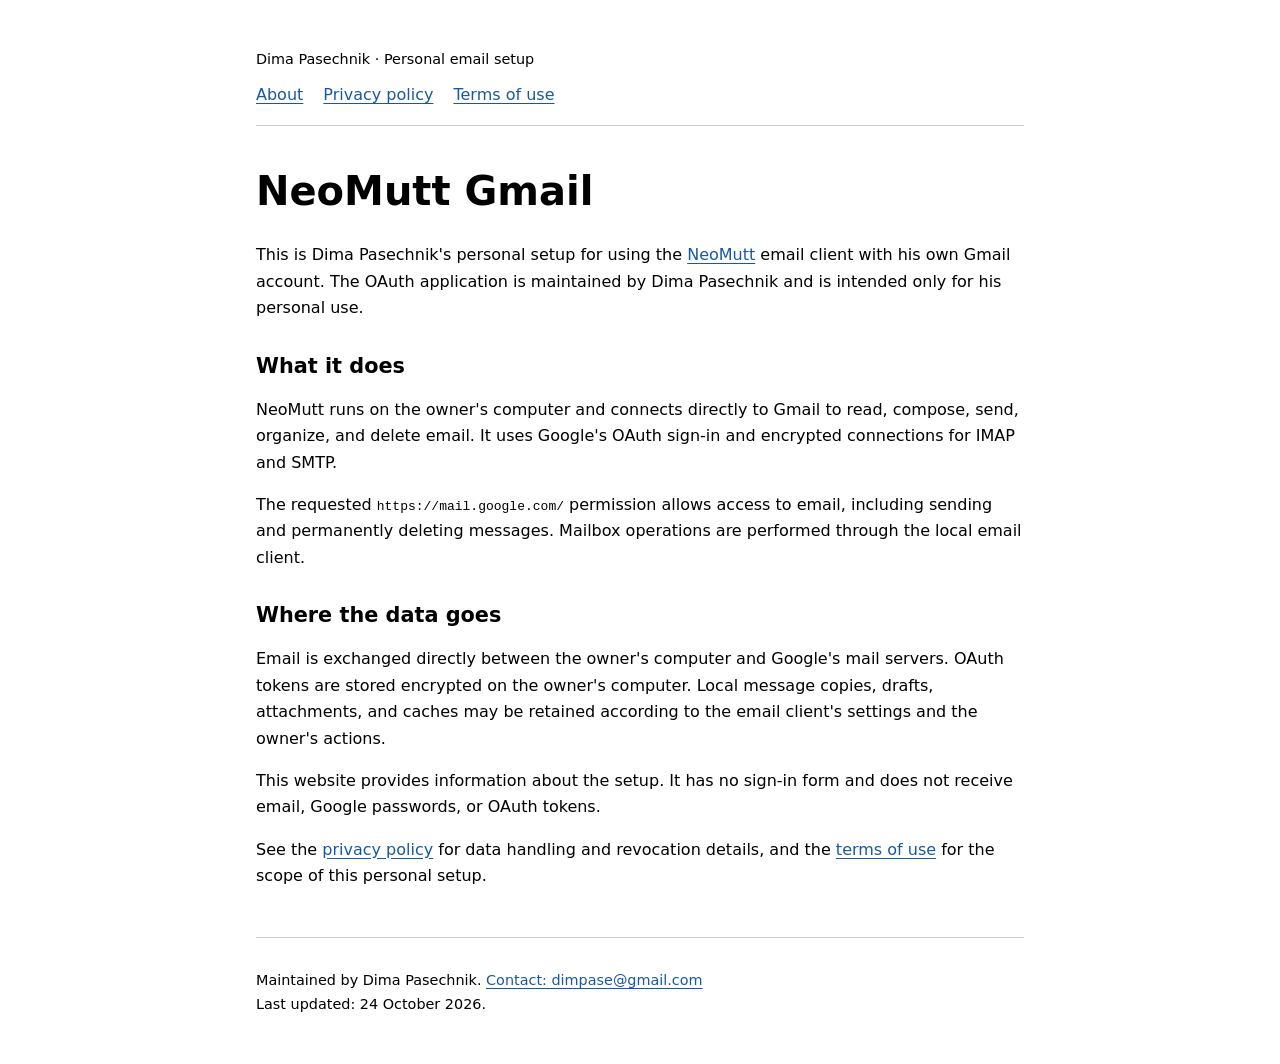
<file: neomutt/index.html>
<!doctype html>
<html lang="en">
<head>
  <meta charset="utf-8">
  <meta name="viewport" content="width=device-width, initial-scale=1">
  <meta name="description" content="About Dima Pasechnik's personal NeoMutt Gmail OAuth setup.">
  <title>Personal email access · NeoMutt Gmail</title>
  <link rel="stylesheet" href="style.css">
</head>
<body>
  <header>
    <p>Dima Pasechnik · Personal email setup</p>
    <nav aria-label="Main navigation">
      <a href="./" aria-current="page">About</a>
      <a href="privacy.html">Privacy policy</a>
      <a href="terms.html">Terms of use</a>
    </nav>
  </header>
  <main>
    <h1>NeoMutt Gmail</h1>
    <p>This is Dima Pasechnik's personal setup for using the
      <a href="https://neomutt.org/">NeoMutt</a> email client with his own Gmail
      account. The OAuth application is maintained by Dima Pasechnik and is
      intended only for his personal use.</p>
    <h2>What it does</h2>
    <p>NeoMutt runs on the owner's computer and connects directly to Gmail to
      read, compose, send, organize, and delete email. It uses Google's OAuth
      sign-in and encrypted connections for IMAP and SMTP.</p>
    <p>The requested <code>https://mail.google.com/</code> permission allows
      access to email, including sending and permanently deleting messages.
      Mailbox operations are performed through the local email client.</p>
    <h2>Where the data goes</h2>
    <p>Email is exchanged directly between the owner's computer and Google's
      mail servers. OAuth tokens are stored encrypted on the owner's computer.
      Local message copies, drafts, attachments, and caches may be retained
      according to the email client's settings and the owner's actions.</p>
    <p>This website provides information about the setup. It has no sign-in
      form and does not receive email, Google passwords, or OAuth tokens.</p>
    <p>See the <a href="privacy.html">privacy policy</a> for data handling and
      revocation details, and the <a href="terms.html">terms of use</a> for the
      scope of this personal setup.</p>
  </main>
  <footer>
    <p>Maintained by Dima Pasechnik.
      <a href="mailto:dimpase@gmail.com">Contact: dimpase@gmail.com</a><br>
      Last updated: <time datetime="2026-10-24">24 October 2026</time>.</p>
  </footer>
</body>
</html>
</file>
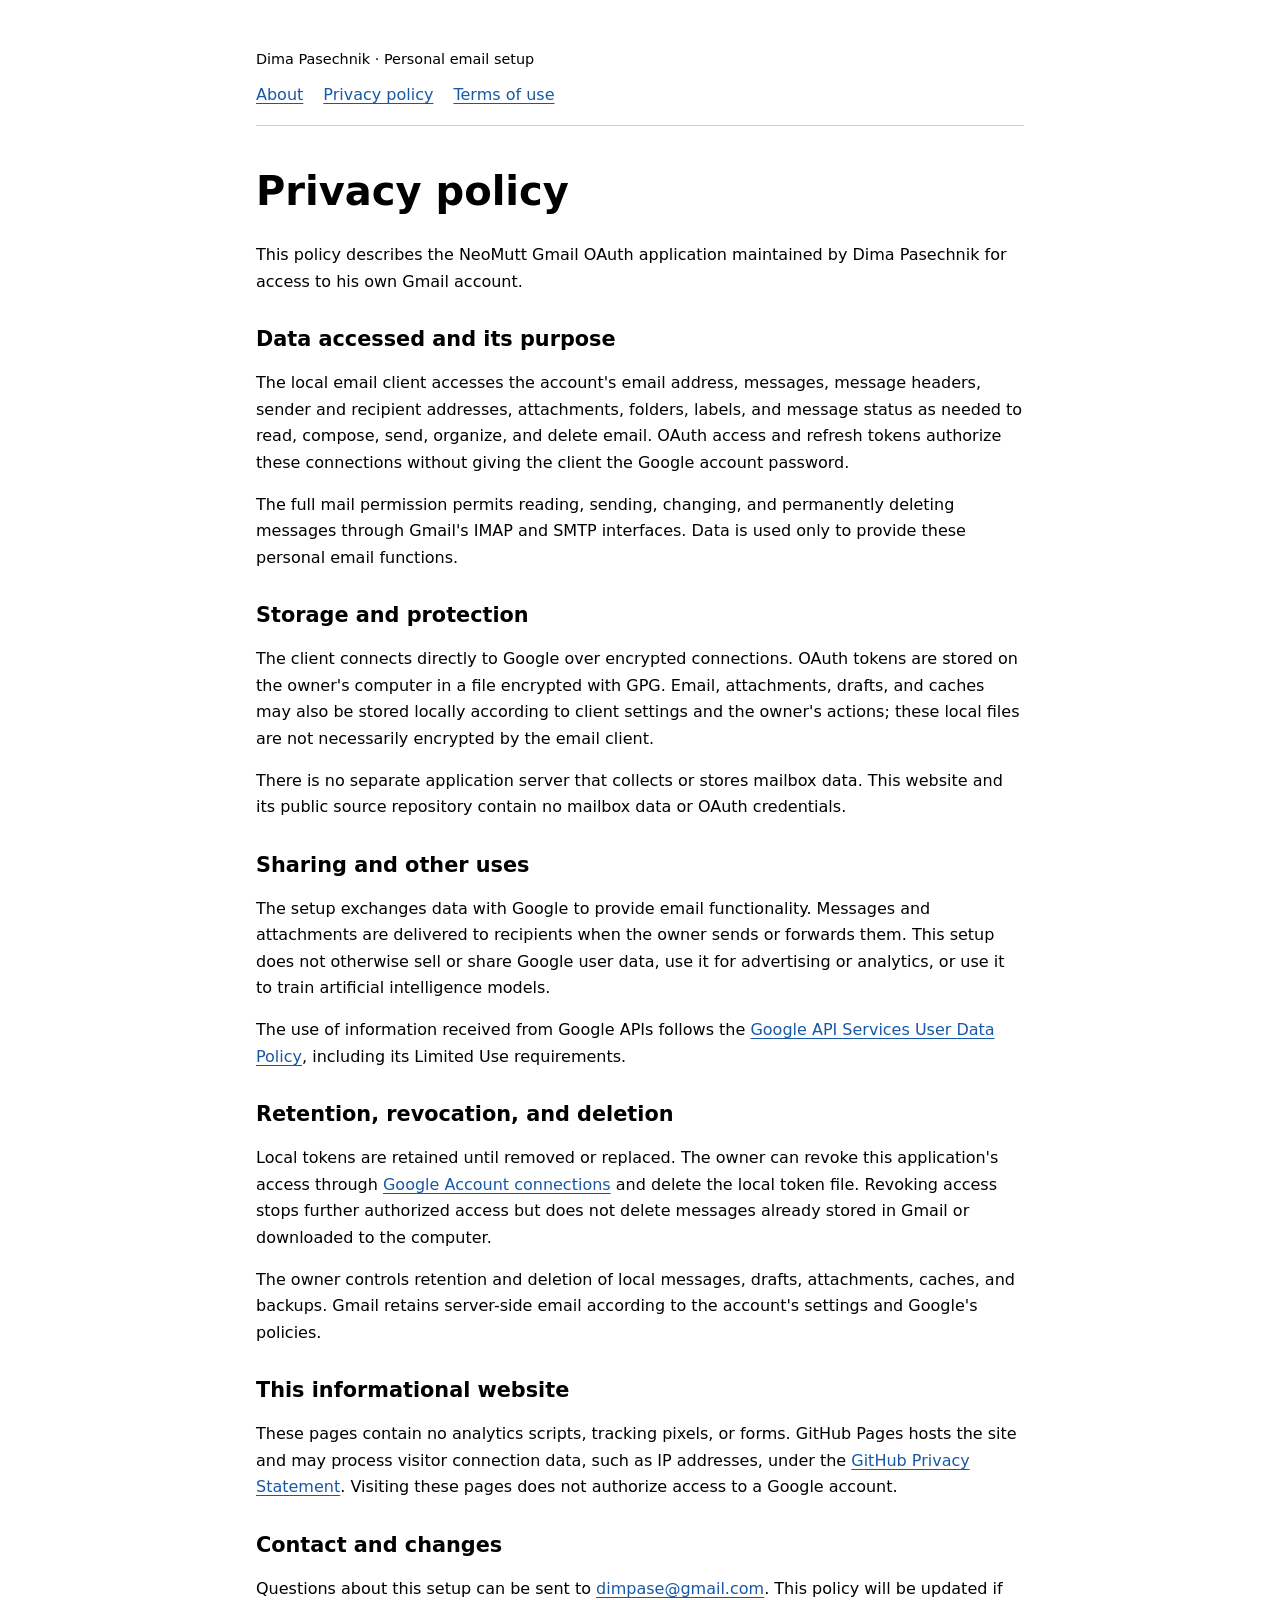
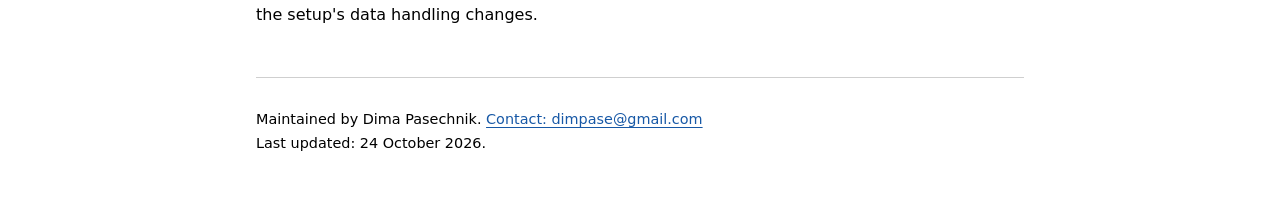
<file: neomutt/privacy.html>
<!doctype html>
<html lang="en">
<head>
  <meta charset="utf-8">
  <meta name="viewport" content="width=device-width, initial-scale=1">
  <meta name="description" content="How the personal NeoMutt Gmail setup accesses, uses, stores, and shares data.">
  <title>Privacy policy · NeoMutt Gmail</title>
  <link rel="stylesheet" href="style.css">
</head>
<body>
  <header>
    <p>Dima Pasechnik · Personal email setup</p>
    <nav aria-label="Main navigation">
      <a href="./">About</a>
      <a href="privacy.html" aria-current="page">Privacy policy</a>
      <a href="terms.html">Terms of use</a>
    </nav>
  </header>
  <main>
    <h1>Privacy policy</h1>
    <p>This policy describes the NeoMutt Gmail OAuth application maintained by
      Dima Pasechnik for access to his own Gmail account.</p>
    <h2>Data accessed and its purpose</h2>
    <p>The local email client accesses the account's email address, messages,
      message headers, sender and recipient addresses, attachments, folders,
      labels, and message status as needed to read, compose, send, organize,
      and delete email. OAuth access and refresh tokens authorize these
      connections without giving the client the Google account password.</p>
    <p>The full mail permission permits reading, sending, changing, and
      permanently deleting messages through Gmail's IMAP and SMTP interfaces.
      Data is used only to provide these personal email functions.</p>
    <h2>Storage and protection</h2>
    <p>The client connects directly to Google over encrypted connections.
      OAuth tokens are stored on the owner's computer in a file encrypted
      with GPG. Email, attachments, drafts, and caches may also be stored
      locally according to client settings and the owner's actions; these
      local files are not necessarily encrypted by the email client.</p>
    <p>There is no separate application server that collects or stores
      mailbox data. This website and its public source repository contain
      no mailbox data or OAuth credentials.</p>
    <h2>Sharing and other uses</h2>
    <p>The setup exchanges data with Google to provide email functionality.
      Messages and attachments are delivered to recipients when the owner
      sends or forwards them. This setup does not otherwise sell or share
      Google user data, use it for advertising or analytics, or use it to
      train artificial intelligence models.</p>
    <p>The use of information received from Google APIs follows the
      <a href="https://developers.google.com/terms/api-services-user-data-policy">Google
      API Services User Data Policy</a>, including its Limited Use requirements.</p>
    <h2>Retention, revocation, and deletion</h2>
    <p>Local tokens are retained until removed or replaced. The owner can
      revoke this application's access through
      <a href="https://myaccount.google.com/connections">Google Account connections</a>
      and delete the local token file. Revoking access stops further
      authorized access but does not delete messages already stored in Gmail
      or downloaded to the computer.</p>
    <p>The owner controls retention and deletion of local messages, drafts,
      attachments, caches, and backups. Gmail retains server-side email
      according to the account's settings and Google's policies.</p>
    <h2>This informational website</h2>
    <p>These pages contain no analytics scripts, tracking pixels, or forms.
      GitHub Pages hosts the site and may process visitor connection data,
      such as IP addresses, under the
      <a href="https://docs.github.com/en/site-policy/privacy-policies/github-general-privacy-statement">GitHub
      Privacy Statement</a>. Visiting these pages does not authorize access
      to a Google account.</p>
    <h2>Contact and changes</h2>
    <p>Questions about this setup can be sent to
      <a href="mailto:dimpase@gmail.com">dimpase@gmail.com</a>. This policy
      will be updated if the setup's data handling changes.</p>
  </main>
  <footer>
    <p>Maintained by Dima Pasechnik.
      <a href="mailto:dimpase@gmail.com">Contact: dimpase@gmail.com</a><br>
      Last updated: <time datetime="2026-10-24">24 October 2026</time>.</p>
  </footer>
</body>
</html>
</file>
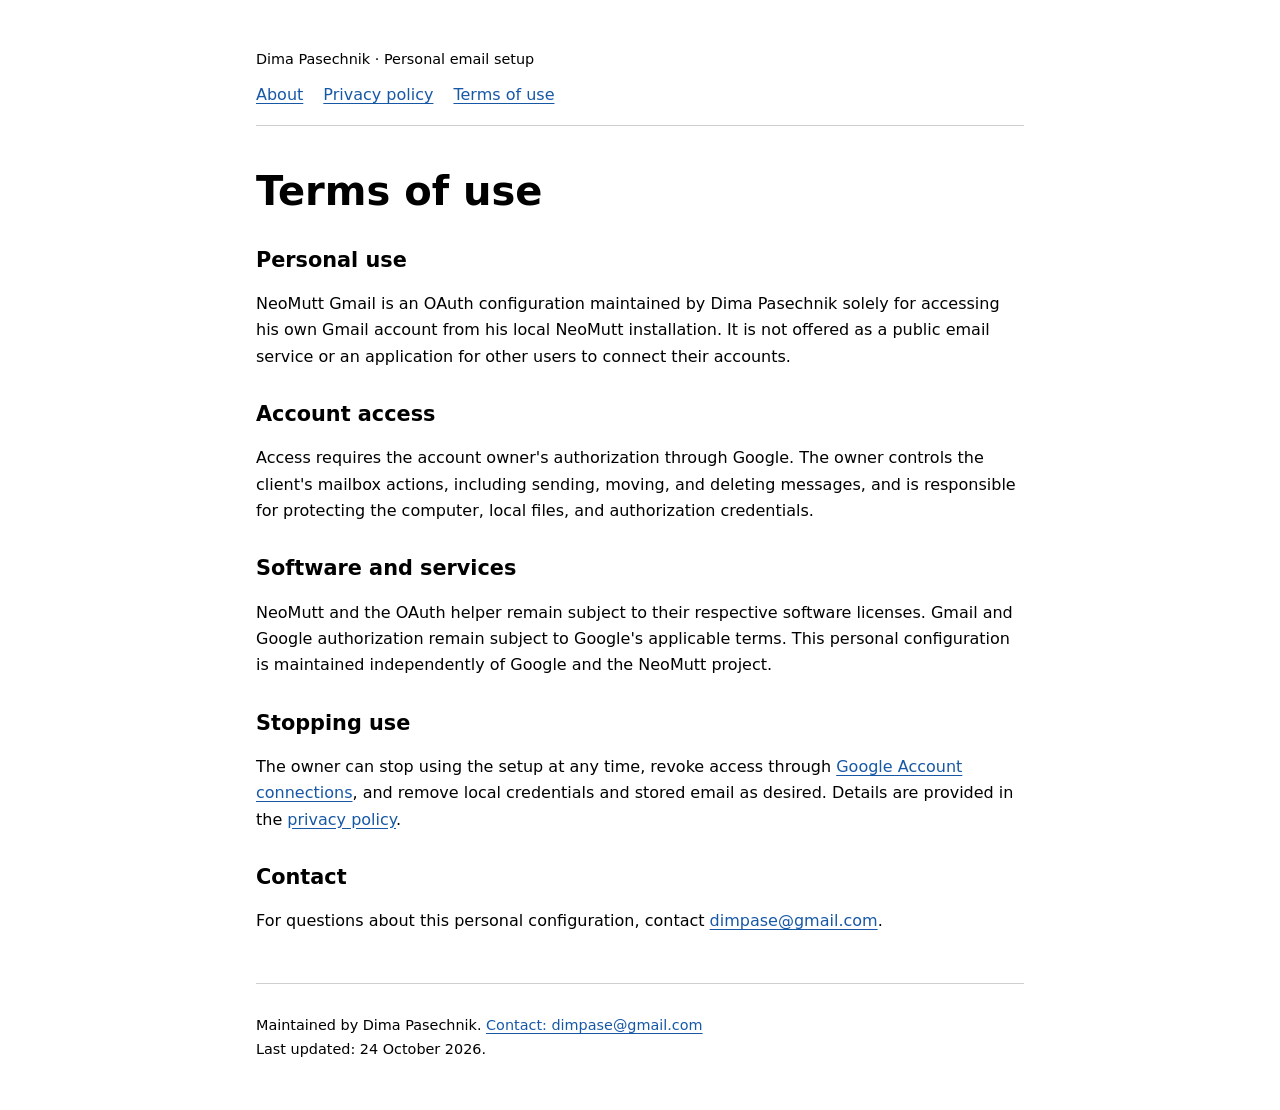
<file: neomutt/terms.html>
<!doctype html>
<html lang="en">
<head>
  <meta charset="utf-8">
  <meta name="viewport" content="width=device-width, initial-scale=1">
  <meta name="description" content="Terms for Dima Pasechnik's personal NeoMutt Gmail setup.">
  <title>Terms of use · NeoMutt Gmail</title>
  <link rel="stylesheet" href="style.css">
</head>
<body>
  <header>
    <p>Dima Pasechnik · Personal email setup</p>
    <nav aria-label="Main navigation">
      <a href="./">About</a>
      <a href="privacy.html">Privacy policy</a>
      <a href="terms.html" aria-current="page">Terms of use</a>
    </nav>
  </header>
  <main>
    <h1>Terms of use</h1>
    <h2>Personal use</h2>
    <p>NeoMutt Gmail is an OAuth configuration maintained by Dima Pasechnik
      solely for accessing his own Gmail account from his local NeoMutt
      installation. It is not offered as a public email service or an
      application for other users to connect their accounts.</p>
    <h2>Account access</h2>
    <p>Access requires the account owner's authorization through Google.
      The owner controls the client's mailbox actions, including sending,
      moving, and deleting messages, and is responsible for protecting the
      computer, local files, and authorization credentials.</p>
    <h2>Software and services</h2>
    <p>NeoMutt and the OAuth helper remain subject to their respective
      software licenses. Gmail and Google authorization remain subject to
      Google's applicable terms. This personal configuration is maintained
      independently of Google and the NeoMutt project.</p>
    <h2>Stopping use</h2>
    <p>The owner can stop using the setup at any time, revoke access through
      <a href="https://myaccount.google.com/connections">Google Account connections</a>,
      and remove local credentials and stored email as desired. Details
      are provided in the <a href="privacy.html">privacy policy</a>.</p>
    <h2>Contact</h2>
    <p>For questions about this personal configuration, contact
      <a href="mailto:dimpase@gmail.com">dimpase@gmail.com</a>.</p>
  </main>
  <footer>
    <p>Maintained by Dima Pasechnik.
      <a href="mailto:dimpase@gmail.com">Contact: dimpase@gmail.com</a><br>
      Last updated: <time datetime="2026-10-24">24 October 2026</time>.</p>
  </footer>
</body>
</html>
</file>
<file: neomutt/style.css>
:root { color-scheme: light dark; font-family: system-ui, sans-serif; line-height: 1.65; }
body { max-width: 48rem; margin: 3rem auto; padding: 0 1.25rem; }
header { margin-bottom: 2.5rem; border-bottom: 1px solid #8886; padding-bottom: 1rem; }
header p { font-size: .9rem; margin-bottom: .65rem; }
nav { display: flex; gap: 1.25rem; flex-wrap: wrap; }
h1, h2 { line-height: 1.25; }
h1 { font-size: clamp(1.8rem, 5vw, 2.5rem); }
h2 { margin-top: 2rem; font-size: 1.3rem; }
a { color: #1758a6; text-underline-offset: .18em; }
a:focus-visible { outline: 2px solid currentColor; outline-offset: 4px; }
footer { margin-top: 3rem; padding-top: 1rem; border-top: 1px solid #8886; font-size: .9rem; }
code { overflow-wrap: anywhere; }
@media (prefers-color-scheme: dark) { a { color: #96c6ff; } }
</file>
